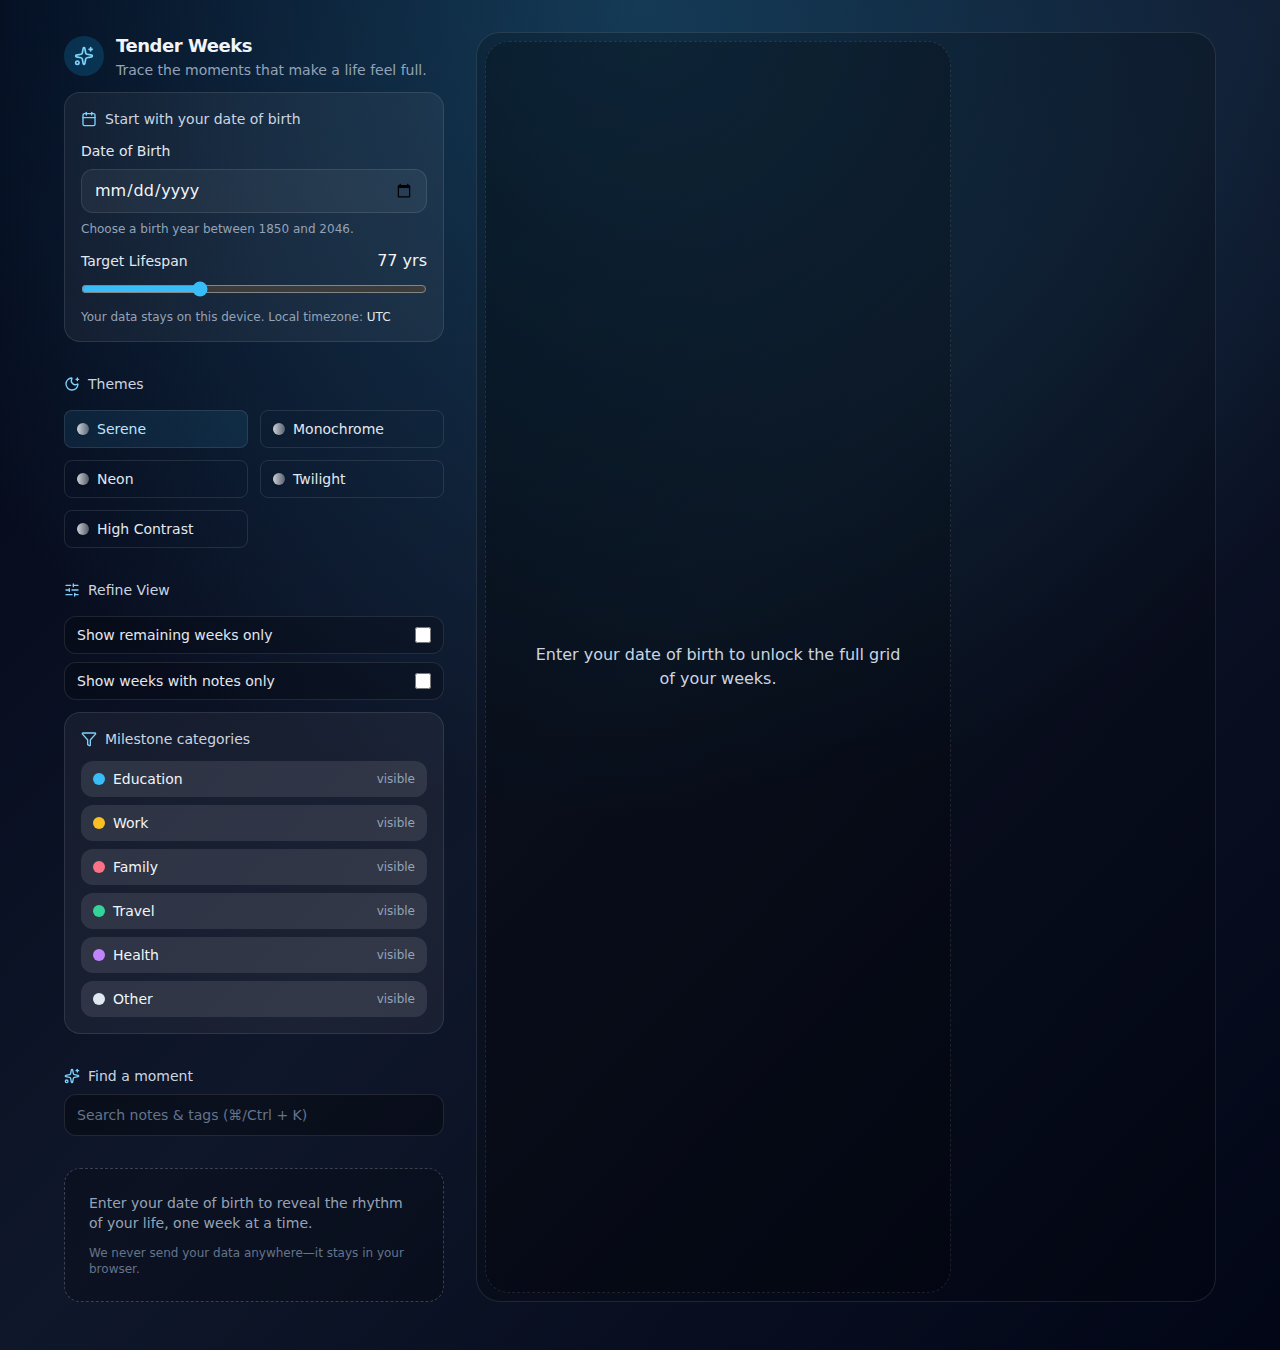
<file: index.html>
<!doctype html>
<html lang="en">
  <head>
    <meta charset="UTF-8" />
    <meta http-equiv="X-UA-Compatible" content="IE=edge" />
    <meta
      name="viewport"
      content="width=device-width, initial-scale=1, viewport-fit=cover"
    />
    <title>Tender Weeks — A Life in Moments</title>
    <meta
      name="description"
      content="Tender Weeks turns your lifespan into a tactile grid of 4,000+ weeks. Reflect, plan milestones, jot private notes, and export mindful snapshots of your life."
    />
    <meta
      name="keywords"
      content="life calendar, 4000 weeks, mindfulness, time management, milestone planner, gratitude journal, life tracker"
    />
    <meta name="author" content="Tender Weeks" />
    <meta name="robots" content="index,follow" />
    <meta name="theme-color" content="#0f172a" />
    <meta name="color-scheme" content="dark light" />
    <meta name="format-detection" content="telephone=no" />

    <link rel="icon" type="image/png" sizes="32x32" href="./icons/icon-192.png" />
    <link rel="icon" type="image/png" sizes="192x192" href="./icons/icon-192.png" />
    <link rel="icon" type="image/png" sizes="512x512" href="./icons/icon-512.png" />
    <link rel="apple-touch-icon" sizes="180x180" href="./icons/icon-192.png" />
    <link rel="manifest" href="./manifest.webmanifest" />
    <link rel="canonical" href="https://qi-z.github.io/4000-weeks/" />

    <meta property="og:type" content="website" />
    <meta property="og:url" content="https://qi-z.github.io/4000-weeks/" />
    <meta
      property="og:title"
      content="Tender Weeks — A Life in Moments"
    />
    <meta
      property="og:description"
      content="Visualise every week of your life, celebrate milestones, and capture reflections that stay entirely on your device."
    />
    <meta property="og:site_name" content="Tender Weeks" />
    <meta property="og:locale" content="en_US" />
    <meta
      property="og:image"
      content="https://qi-z.github.io/4000-weeks/icons/icon-512.png"
    />
    <meta property="og:image:width" content="512" />
    <meta property="og:image:height" content="512" />
    <meta
      property="og:image:alt"
      content="Tender Weeks life calendar icon"
    />
    <meta property="og:image:type" content="image/png" />

    <meta name="twitter:card" content="summary_large_image" />
    <meta name="twitter:site" content="@TenderWeeks" />
    <meta name="twitter:creator" content="@TenderWeeks" />
    <meta
      name="twitter:title"
      content="Tender Weeks — A Life in Moments"
    />
    <meta
      name="twitter:description"
      content="A tactile, private life calendar that brings your 4,000 weeks into focus."
    />
    <meta
      name="twitter:image"
      content="https://qi-z.github.io/4000-weeks/icons/icon-512.png"
    />

    <script type="application/ld+json">
      {
        "@context": "https://schema.org",
        "@type": "SoftwareApplication",
        "name": "Tender Weeks",
        "applicationCategory": "LifestyleApplication",
        "operatingSystem": "Web",
        "url": "https://qi-z.github.io/4000-weeks/",
        "description": "Transform your lifespan into a tactile calendar of weeks, add private notes, plot milestones, and export keepsake summaries.",
        "image": "https://qi-z.github.io/4000-weeks/og-image.png",
        "author": {
          "@type": "Organization",
          "name": "Tender Weeks"
        },
        "inLanguage": "en",
        "offers": {
          "@type": "Offer",
          "price": "0",
          "priceCurrency": "USD"
        }
      }
    </script>
    <script type="module" crossorigin src="./assets/index-CUFIWb0P.js"></script>
    <link rel="stylesheet" crossorigin href="./assets/index-vNUiIExI.css">
  <link rel="manifest" href="./manifest.webmanifest"></head>
  <body>
    <div id="root"></div>
  </body>
</html>
</file>
<file: assets/index-vNUiIExI.css>
*,:before,:after{--tw-border-spacing-x: 0;--tw-border-spacing-y: 0;--tw-translate-x: 0;--tw-translate-y: 0;--tw-rotate: 0;--tw-skew-x: 0;--tw-skew-y: 0;--tw-scale-x: 1;--tw-scale-y: 1;--tw-pan-x: ;--tw-pan-y: ;--tw-pinch-zoom: ;--tw-scroll-snap-strictness: proximity;--tw-gradient-from-position: ;--tw-gradient-via-position: ;--tw-gradient-to-position: ;--tw-ordinal: ;--tw-slashed-zero: ;--tw-numeric-figure: ;--tw-numeric-spacing: ;--tw-numeric-fraction: ;--tw-ring-inset: ;--tw-ring-offset-width: 0px;--tw-ring-offset-color: #fff;--tw-ring-color: rgb(59 130 246 / .5);--tw-ring-offset-shadow: 0 0 #0000;--tw-ring-shadow: 0 0 #0000;--tw-shadow: 0 0 #0000;--tw-shadow-colored: 0 0 #0000;--tw-blur: ;--tw-brightness: ;--tw-contrast: ;--tw-grayscale: ;--tw-hue-rotate: ;--tw-invert: ;--tw-saturate: ;--tw-sepia: ;--tw-drop-shadow: ;--tw-backdrop-blur: ;--tw-backdrop-brightness: ;--tw-backdrop-contrast: ;--tw-backdrop-grayscale: ;--tw-backdrop-hue-rotate: ;--tw-backdrop-invert: ;--tw-backdrop-opacity: ;--tw-backdrop-saturate: ;--tw-backdrop-sepia: ;--tw-contain-size: ;--tw-contain-layout: ;--tw-contain-paint: ;--tw-contain-style: }::backdrop{--tw-border-spacing-x: 0;--tw-border-spacing-y: 0;--tw-translate-x: 0;--tw-translate-y: 0;--tw-rotate: 0;--tw-skew-x: 0;--tw-skew-y: 0;--tw-scale-x: 1;--tw-scale-y: 1;--tw-pan-x: ;--tw-pan-y: ;--tw-pinch-zoom: ;--tw-scroll-snap-strictness: proximity;--tw-gradient-from-position: ;--tw-gradient-via-position: ;--tw-gradient-to-position: ;--tw-ordinal: ;--tw-slashed-zero: ;--tw-numeric-figure: ;--tw-numeric-spacing: ;--tw-numeric-fraction: ;--tw-ring-inset: ;--tw-ring-offset-width: 0px;--tw-ring-offset-color: #fff;--tw-ring-color: rgb(59 130 246 / .5);--tw-ring-offset-shadow: 0 0 #0000;--tw-ring-shadow: 0 0 #0000;--tw-shadow: 0 0 #0000;--tw-shadow-colored: 0 0 #0000;--tw-blur: ;--tw-brightness: ;--tw-contrast: ;--tw-grayscale: ;--tw-hue-rotate: ;--tw-invert: ;--tw-saturate: ;--tw-sepia: ;--tw-drop-shadow: ;--tw-backdrop-blur: ;--tw-backdrop-brightness: ;--tw-backdrop-contrast: ;--tw-backdrop-grayscale: ;--tw-backdrop-hue-rotate: ;--tw-backdrop-invert: ;--tw-backdrop-opacity: ;--tw-backdrop-saturate: ;--tw-backdrop-sepia: ;--tw-contain-size: ;--tw-contain-layout: ;--tw-contain-paint: ;--tw-contain-style: }*,:before,:after{box-sizing:border-box;border-width:0;border-style:solid;border-color:#e5e7eb}:before,:after{--tw-content: ""}html,:host{line-height:1.5;-webkit-text-size-adjust:100%;-moz-tab-size:4;-o-tab-size:4;tab-size:4;font-family:Inter Variable,system-ui,sans-serif;font-feature-settings:normal;font-variation-settings:normal;-webkit-tap-highlight-color:transparent}body{margin:0;line-height:inherit}hr{height:0;color:inherit;border-top-width:1px}abbr:where([title]){-webkit-text-decoration:underline dotted;text-decoration:underline dotted}h1,h2,h3,h4,h5,h6{font-size:inherit;font-weight:inherit}a{color:inherit;text-decoration:inherit}b,strong{font-weight:bolder}code,kbd,samp,pre{font-family:IBM Plex Mono,monospace;font-feature-settings:normal;font-variation-settings:normal;font-size:1em}small{font-size:80%}sub,sup{font-size:75%;line-height:0;position:relative;vertical-align:baseline}sub{bottom:-.25em}sup{top:-.5em}table{text-indent:0;border-color:inherit;border-collapse:collapse}button,input,optgroup,select,textarea{font-family:inherit;font-feature-settings:inherit;font-variation-settings:inherit;font-size:100%;font-weight:inherit;line-height:inherit;letter-spacing:inherit;color:inherit;margin:0;padding:0}button,select{text-transform:none}button,input:where([type=button]),input:where([type=reset]),input:where([type=submit]){-webkit-appearance:button;background-color:transparent;background-image:none}:-moz-focusring{outline:auto}:-moz-ui-invalid{box-shadow:none}progress{vertical-align:baseline}::-webkit-inner-spin-button,::-webkit-outer-spin-button{height:auto}[type=search]{-webkit-appearance:textfield;outline-offset:-2px}::-webkit-search-decoration{-webkit-appearance:none}::-webkit-file-upload-button{-webkit-appearance:button;font:inherit}summary{display:list-item}blockquote,dl,dd,h1,h2,h3,h4,h5,h6,hr,figure,p,pre{margin:0}fieldset{margin:0;padding:0}legend{padding:0}ol,ul,menu{list-style:none;margin:0;padding:0}dialog{padding:0}textarea{resize:vertical}input::-moz-placeholder,textarea::-moz-placeholder{opacity:1;color:#9ca3af}input::placeholder,textarea::placeholder{opacity:1;color:#9ca3af}button,[role=button]{cursor:pointer}:disabled{cursor:default}img,svg,video,canvas,audio,iframe,embed,object{display:block;vertical-align:middle}img,video{max-width:100%;height:auto}[hidden]{display:none}.pointer-events-none{pointer-events:none}.visible{visibility:visible}.fixed{position:fixed}.absolute{position:absolute}.relative{position:relative}.inset-0{inset:0}.inset-1{inset:.25rem}.bottom-0{bottom:0}.bottom-\[2px\]{bottom:2px}.left-1\/2{left:50%}.left-\[2px\]{left:2px}.right-0{right:0}.right-\[2px\]{right:2px}.top-\[2px\]{top:2px}.z-10{z-index:10}.z-20{z-index:20}.z-40{z-index:40}.z-50{z-index:50}.z-\[1100\]{z-index:1100}.mx-auto{margin-left:auto;margin-right:auto}.mb-2{margin-bottom:.5rem}.mt-1{margin-top:.25rem}.mt-2{margin-top:.5rem}.mt-3{margin-top:.75rem}.mt-4{margin-top:1rem}.mt-6{margin-top:1.5rem}.mt-8{margin-top:2rem}.block{display:block}.flex{display:flex}.inline-flex{display:inline-flex}.grid{display:grid}.hidden{display:none}.h-10{height:2.5rem}.h-3{height:.75rem}.h-4{height:1rem}.h-5{height:1.25rem}.h-8{height:2rem}.h-\[16px\]{height:16px}.h-\[6px\]{height:6px}.h-full{height:100%}.max-h-\[60vh\]{max-height:60vh}.min-h-screen{min-height:100vh}.w-10{width:2.5rem}.w-3{width:.75rem}.w-4{width:1rem}.w-40{width:10rem}.w-48{width:12rem}.w-5{width:1.25rem}.w-8{width:2rem}.w-\[16px\]{width:16px}.w-\[6px\]{width:6px}.w-full{width:100%}.min-w-\[960px\]{min-width:960px}.max-w-2xl{max-width:42rem}.max-w-\[1200px\]{max-width:1200px}.max-w-\[1600px\]{max-width:1600px}.max-w-\[580px\]{max-width:580px}.max-w-sm{max-width:24rem}.flex-1{flex:1 1 0%}.flex-shrink-0{flex-shrink:0}.-translate-x-1\/2{--tw-translate-x: -50%;transform:translate(var(--tw-translate-x),var(--tw-translate-y)) rotate(var(--tw-rotate)) skew(var(--tw-skew-x)) skewY(var(--tw-skew-y)) scaleX(var(--tw-scale-x)) scaleY(var(--tw-scale-y))}.-translate-y-3{--tw-translate-y: -.75rem;transform:translate(var(--tw-translate-x),var(--tw-translate-y)) rotate(var(--tw-rotate)) skew(var(--tw-skew-x)) skewY(var(--tw-skew-y)) scaleX(var(--tw-scale-x)) scaleY(var(--tw-scale-y))}@keyframes pulse{50%{opacity:.5}}.animate-\[pulse_2\.5s_ease-in-out_infinite\]{animation:pulse 2.5s ease-in-out infinite}.cursor-not-allowed{cursor:not-allowed}.resize{resize:both}.grid-cols-1{grid-template-columns:repeat(1,minmax(0,1fr))}.grid-cols-2{grid-template-columns:repeat(2,minmax(0,1fr))}.grid-cols-3{grid-template-columns:repeat(3,minmax(0,1fr))}.flex-col{flex-direction:column}.flex-wrap{flex-wrap:wrap}.items-start{align-items:flex-start}.items-end{align-items:flex-end}.items-center{align-items:center}.items-baseline{align-items:baseline}.justify-end{justify-content:flex-end}.justify-center{justify-content:center}.justify-between{justify-content:space-between}.gap-1{gap:.25rem}.gap-1\.5{gap:.375rem}.gap-2{gap:.5rem}.gap-3{gap:.75rem}.gap-4{gap:1rem}.gap-8{gap:2rem}.gap-\[3px\]{gap:3px}.gap-\[4px\]{gap:4px}.space-y-2>:not([hidden])~:not([hidden]){--tw-space-y-reverse: 0;margin-top:calc(.5rem * calc(1 - var(--tw-space-y-reverse)));margin-bottom:calc(.5rem * var(--tw-space-y-reverse))}.space-y-3>:not([hidden])~:not([hidden]){--tw-space-y-reverse: 0;margin-top:calc(.75rem * calc(1 - var(--tw-space-y-reverse)));margin-bottom:calc(.75rem * var(--tw-space-y-reverse))}.space-y-4>:not([hidden])~:not([hidden]){--tw-space-y-reverse: 0;margin-top:calc(1rem * calc(1 - var(--tw-space-y-reverse)));margin-bottom:calc(1rem * var(--tw-space-y-reverse))}.space-y-6>:not([hidden])~:not([hidden]){--tw-space-y-reverse: 0;margin-top:calc(1.5rem * calc(1 - var(--tw-space-y-reverse)));margin-bottom:calc(1.5rem * var(--tw-space-y-reverse))}.space-y-8>:not([hidden])~:not([hidden]){--tw-space-y-reverse: 0;margin-top:calc(2rem * calc(1 - var(--tw-space-y-reverse)));margin-bottom:calc(2rem * var(--tw-space-y-reverse))}.divide-y>:not([hidden])~:not([hidden]){--tw-divide-y-reverse: 0;border-top-width:calc(1px * calc(1 - var(--tw-divide-y-reverse)));border-bottom-width:calc(1px * var(--tw-divide-y-reverse))}.divide-white\/5>:not([hidden])~:not([hidden]){border-color:#ffffff0d}.overflow-auto{overflow:auto}.overflow-hidden{overflow:hidden}.overflow-y-auto{overflow-y:auto}.rounded-2xl{border-radius:1rem}.rounded-3xl{border-radius:1.5rem}.rounded-\[0\.35rem\]{border-radius:.35rem}.rounded-full{border-radius:9999px}.rounded-lg{border-radius:.5rem}.rounded-md{border-radius:.375rem}.rounded-xl{border-radius:.75rem}.border{border-width:1px}.border-2{border-width:2px}.border-b{border-bottom-width:1px}.border-dashed{border-style:dashed}.border-emerald-400\/70{border-color:#34d399b3}.border-fuchsia-400\/70{border-color:#e879f9b3}.border-neutral-300\/70{border-color:#d4d4d4b3}.border-sky-400{--tw-border-opacity: 1;border-color:rgb(56 189 248 / var(--tw-border-opacity))}.border-slate-400\/70{border-color:#94a3b8b3}.border-white{--tw-border-opacity: 1;border-color:rgb(255 255 255 / var(--tw-border-opacity))}.border-white\/10{border-color:#ffffff1a}.border-white\/20{border-color:#fff3}.border-white\/5{border-color:#ffffff0d}.bg-\[\#22123f\]\/70{background-color:#22123fb3}.bg-amber-400{--tw-bg-opacity: 1;background-color:rgb(251 191 36 / var(--tw-bg-opacity))}.bg-black{--tw-bg-opacity: 1;background-color:rgb(0 0 0 / var(--tw-bg-opacity))}.bg-black\/20{background-color:#0003}.bg-black\/30{background-color:#0000004d}.bg-black\/50{background-color:#00000080}.bg-black\/60{background-color:#0009}.bg-black\/80{background-color:#000c}.bg-black\/90{background-color:#000000e6}.bg-emerald-400{--tw-bg-opacity: 1;background-color:rgb(52 211 153 / var(--tw-bg-opacity))}.bg-emerald-400\/15{background-color:#34d39926}.bg-emerald-400\/90{background-color:#34d399e6}.bg-fuchsia-300{--tw-bg-opacity: 1;background-color:rgb(240 171 252 / var(--tw-bg-opacity))}.bg-fuchsia-400{--tw-bg-opacity: 1;background-color:rgb(232 121 249 / var(--tw-bg-opacity))}.bg-fuchsia-400\/15{background-color:#e879f926}.bg-neutral-200{--tw-bg-opacity: 1;background-color:rgb(229 229 229 / var(--tw-bg-opacity))}.bg-neutral-200\/20{background-color:#e5e5e533}.bg-neutral-500\/70{background-color:#737373b3}.bg-neutral-950{--tw-bg-opacity: 1;background-color:rgb(10 10 10 / var(--tw-bg-opacity))}.bg-purple-400{--tw-bg-opacity: 1;background-color:rgb(192 132 252 / var(--tw-bg-opacity))}.bg-purple-500\/70{background-color:#a855f7b3}.bg-rose-400{--tw-bg-opacity: 1;background-color:rgb(251 113 133 / var(--tw-bg-opacity))}.bg-sky-300{--tw-bg-opacity: 1;background-color:rgb(125 211 252 / var(--tw-bg-opacity))}.bg-sky-400{--tw-bg-opacity: 1;background-color:rgb(56 189 248 / var(--tw-bg-opacity))}.bg-sky-400\/10{background-color:#38bdf81a}.bg-sky-500{--tw-bg-opacity: 1;background-color:rgb(14 165 233 / var(--tw-bg-opacity))}.bg-sky-500\/20{background-color:#0ea5e933}.bg-slate-200{--tw-bg-opacity: 1;background-color:rgb(226 232 240 / var(--tw-bg-opacity))}.bg-slate-500\/20{background-color:#64748b33}.bg-slate-500\/60{background-color:#64748b99}.bg-slate-600\/80{background-color:#475569cc}.bg-slate-900{--tw-bg-opacity: 1;background-color:rgb(15 23 42 / var(--tw-bg-opacity))}.bg-slate-900\/70{background-color:#0f172ab3}.bg-slate-950{--tw-bg-opacity: 1;background-color:rgb(2 6 23 / var(--tw-bg-opacity))}.bg-slate-950\/95{background-color:#020617f2}.bg-transparent{background-color:transparent}.bg-white{--tw-bg-opacity: 1;background-color:rgb(255 255 255 / var(--tw-bg-opacity))}.bg-white\/10{background-color:#ffffff1a}.bg-white\/15{background-color:#ffffff26}.bg-white\/20{background-color:#fff3}.bg-white\/5{background-color:#ffffff0d}.bg-white\/80{background-color:#fffc}.bg-yellow-300{--tw-bg-opacity: 1;background-color:rgb(253 224 71 / var(--tw-bg-opacity))}.bg-\[radial-gradient\(circle_at_top\,_rgba\(56\,189\,248\,0\.25\)\,_transparent_55\%\)\]{background-image:radial-gradient(circle at top,rgba(56,189,248,.25),transparent 55%)}.bg-gradient-to-br{background-image:linear-gradient(to bottom right,var(--tw-gradient-stops))}.bg-gradient-to-r{background-image:linear-gradient(to right,var(--tw-gradient-stops))}.from-\[\#1a1038\]{--tw-gradient-from: #1a1038 var(--tw-gradient-from-position);--tw-gradient-to: rgb(26 16 56 / 0) var(--tw-gradient-to-position);--tw-gradient-stops: var(--tw-gradient-from), var(--tw-gradient-to)}.from-amber-400\/80{--tw-gradient-from: rgb(251 191 36 / .8) var(--tw-gradient-from-position);--tw-gradient-to: rgb(251 191 36 / 0) var(--tw-gradient-to-position);--tw-gradient-stops: var(--tw-gradient-from), var(--tw-gradient-to)}.from-black{--tw-gradient-from: #000 var(--tw-gradient-from-position);--tw-gradient-to: rgb(0 0 0 / 0) var(--tw-gradient-to-position);--tw-gradient-stops: var(--tw-gradient-from), var(--tw-gradient-to)}.from-emerald-400\/80{--tw-gradient-from: rgb(52 211 153 / .8) var(--tw-gradient-from-position);--tw-gradient-to: rgb(52 211 153 / 0) var(--tw-gradient-to-position);--tw-gradient-stops: var(--tw-gradient-from), var(--tw-gradient-to)}.from-neutral-950{--tw-gradient-from: #0a0a0a var(--tw-gradient-from-position);--tw-gradient-to: rgb(10 10 10 / 0) var(--tw-gradient-to-position);--tw-gradient-stops: var(--tw-gradient-from), var(--tw-gradient-to)}.from-purple-400\/80{--tw-gradient-from: rgb(192 132 252 / .8) var(--tw-gradient-from-position);--tw-gradient-to: rgb(192 132 252 / 0) var(--tw-gradient-to-position);--tw-gradient-stops: var(--tw-gradient-from), var(--tw-gradient-to)}.from-rose-400\/80{--tw-gradient-from: rgb(251 113 133 / .8) var(--tw-gradient-from-position);--tw-gradient-to: rgb(251 113 133 / 0) var(--tw-gradient-to-position);--tw-gradient-stops: var(--tw-gradient-from), var(--tw-gradient-to)}.from-sky-400\/80{--tw-gradient-from: rgb(56 189 248 / .8) var(--tw-gradient-from-position);--tw-gradient-to: rgb(56 189 248 / 0) var(--tw-gradient-to-position);--tw-gradient-stops: var(--tw-gradient-from), var(--tw-gradient-to)}.from-slate-200\/80{--tw-gradient-from: rgb(226 232 240 / .8) var(--tw-gradient-from-position);--tw-gradient-to: rgb(226 232 240 / 0) var(--tw-gradient-to-position);--tw-gradient-stops: var(--tw-gradient-from), var(--tw-gradient-to)}.from-slate-950{--tw-gradient-from: #020617 var(--tw-gradient-from-position);--tw-gradient-to: rgb(2 6 23 / 0) var(--tw-gradient-to-position);--tw-gradient-stops: var(--tw-gradient-from), var(--tw-gradient-to)}.from-white\/80{--tw-gradient-from: rgb(255 255 255 / .8) var(--tw-gradient-from-position);--tw-gradient-to: rgb(255 255 255 / 0) var(--tw-gradient-to-position);--tw-gradient-stops: var(--tw-gradient-from), var(--tw-gradient-to)}.via-\[\#0f0824\]{--tw-gradient-to: rgb(15 8 36 / 0) var(--tw-gradient-to-position);--tw-gradient-stops: var(--tw-gradient-from), #0f0824 var(--tw-gradient-via-position), var(--tw-gradient-to)}.via-neutral-900{--tw-gradient-to: rgb(23 23 23 / 0) var(--tw-gradient-to-position);--tw-gradient-stops: var(--tw-gradient-from), #171717 var(--tw-gradient-via-position), var(--tw-gradient-to)}.via-slate-900{--tw-gradient-to: rgb(15 23 42 / 0) var(--tw-gradient-to-position);--tw-gradient-stops: var(--tw-gradient-from), #0f172a var(--tw-gradient-via-position), var(--tw-gradient-to)}.to-\[\#030112\]{--tw-gradient-to: #030112 var(--tw-gradient-to-position)}.to-black{--tw-gradient-to: #000 var(--tw-gradient-to-position)}.to-blue-600\/80{--tw-gradient-to: rgb(37 99 235 / .8) var(--tw-gradient-to-position)}.to-indigo-600\/80{--tw-gradient-to: rgb(79 70 229 / .8) var(--tw-gradient-to-position)}.to-neutral-950{--tw-gradient-to: #0a0a0a var(--tw-gradient-to-position)}.to-orange-600\/80{--tw-gradient-to: rgb(234 88 12 / .8) var(--tw-gradient-to-position)}.to-pink-600\/80{--tw-gradient-to: rgb(219 39 119 / .8) var(--tw-gradient-to-position)}.to-slate-400\/80{--tw-gradient-to: rgb(148 163 184 / .8) var(--tw-gradient-to-position)}.to-slate-950{--tw-gradient-to: #020617 var(--tw-gradient-to-position)}.to-teal-600\/80{--tw-gradient-to: rgb(13 148 136 / .8) var(--tw-gradient-to-position)}.to-white\/30{--tw-gradient-to: rgb(255 255 255 / .3) var(--tw-gradient-to-position)}.p-1{padding:.25rem}.p-10{padding:2.5rem}.p-2{padding:.5rem}.p-4{padding:1rem}.p-6{padding:1.5rem}.p-8{padding:2rem}.px-1{padding-left:.25rem;padding-right:.25rem}.px-2{padding-left:.5rem;padding-right:.5rem}.px-3{padding-left:.75rem;padding-right:.75rem}.px-4{padding-left:1rem;padding-right:1rem}.px-5{padding-left:1.25rem;padding-right:1.25rem}.px-6{padding-left:1.5rem;padding-right:1.5rem}.py-2{padding-top:.5rem;padding-bottom:.5rem}.py-3{padding-top:.75rem;padding-bottom:.75rem}.py-4{padding-top:1rem;padding-bottom:1rem}.py-8{padding-top:2rem;padding-bottom:2rem}.pb-12{padding-bottom:3rem}.pb-2{padding-bottom:.5rem}.pb-28{padding-bottom:7rem}.pb-6{padding-bottom:1.5rem}.pb-8{padding-bottom:2rem}.pr-1{padding-right:.25rem}.pt-16{padding-top:4rem}.pt-20{padding-top:5rem}.pt-4{padding-top:1rem}.pt-6{padding-top:1.5rem}.pt-8{padding-top:2rem}.text-left{text-align:left}.text-center{text-align:center}.text-right{text-align:right}.text-2xl{font-size:1.5rem;line-height:2rem}.text-3xl{font-size:1.875rem;line-height:2.25rem}.text-\[10px\]{font-size:10px}.text-\[11px\]{font-size:11px}.text-base{font-size:1rem;line-height:1.5rem}.text-lg{font-size:1.125rem;line-height:1.75rem}.text-sm{font-size:.875rem;line-height:1.25rem}.text-xl{font-size:1.25rem;line-height:1.75rem}.text-xs{font-size:.75rem;line-height:1rem}.font-medium{font-weight:500}.font-semibold{font-weight:600}.uppercase{text-transform:uppercase}.tracking-\[0\.35em\]{letter-spacing:.35em}.tracking-tight{letter-spacing:-.025em}.tracking-widest{letter-spacing:.1em}.text-black{--tw-text-opacity: 1;color:rgb(0 0 0 / var(--tw-text-opacity))}.text-emerald-200{--tw-text-opacity: 1;color:rgb(167 243 208 / var(--tw-text-opacity))}.text-emerald-400{--tw-text-opacity: 1;color:rgb(52 211 153 / var(--tw-text-opacity))}.text-fuchsia-300{--tw-text-opacity: 1;color:rgb(240 171 252 / var(--tw-text-opacity))}.text-neutral-50{--tw-text-opacity: 1;color:rgb(250 250 250 / var(--tw-text-opacity))}.text-rose-300{--tw-text-opacity: 1;color:rgb(253 164 175 / var(--tw-text-opacity))}.text-sky-200{--tw-text-opacity: 1;color:rgb(186 230 253 / var(--tw-text-opacity))}.text-sky-300{--tw-text-opacity: 1;color:rgb(125 211 252 / var(--tw-text-opacity))}.text-slate-100{--tw-text-opacity: 1;color:rgb(241 245 249 / var(--tw-text-opacity))}.text-slate-200{--tw-text-opacity: 1;color:rgb(226 232 240 / var(--tw-text-opacity))}.text-slate-300{--tw-text-opacity: 1;color:rgb(203 213 225 / var(--tw-text-opacity))}.text-slate-400{--tw-text-opacity: 1;color:rgb(148 163 184 / var(--tw-text-opacity))}.text-slate-500{--tw-text-opacity: 1;color:rgb(100 116 139 / var(--tw-text-opacity))}.text-slate-950{--tw-text-opacity: 1;color:rgb(2 6 23 / var(--tw-text-opacity))}.text-violet-50{--tw-text-opacity: 1;color:rgb(245 243 255 / var(--tw-text-opacity))}.text-white{--tw-text-opacity: 1;color:rgb(255 255 255 / var(--tw-text-opacity))}.text-yellow-300{--tw-text-opacity: 1;color:rgb(253 224 71 / var(--tw-text-opacity))}.accent-sky-400{accent-color:#38bdf8}.opacity-0{opacity:0}.opacity-20{opacity:.2}.opacity-30{opacity:.3}.opacity-50{opacity:.5}.shadow{--tw-shadow: 0 1px 3px 0 rgb(0 0 0 / .1), 0 1px 2px -1px rgb(0 0 0 / .1);--tw-shadow-colored: 0 1px 3px 0 var(--tw-shadow-color), 0 1px 2px -1px var(--tw-shadow-color);box-shadow:var(--tw-ring-offset-shadow, 0 0 #0000),var(--tw-ring-shadow, 0 0 #0000),var(--tw-shadow)}.shadow-\[0_0_10px_rgba\(125\,211\,252\,0\.8\)\]{--tw-shadow: 0 0 10px rgba(125,211,252,.8);--tw-shadow-colored: 0 0 10px var(--tw-shadow-color);box-shadow:var(--tw-ring-offset-shadow, 0 0 #0000),var(--tw-ring-shadow, 0 0 #0000),var(--tw-shadow)}.shadow-\[0_0_20px_rgba\(34\,197\,94\,0\.75\)\]{--tw-shadow: 0 0 20px rgba(34,197,94,.75);--tw-shadow-colored: 0 0 20px var(--tw-shadow-color);box-shadow:var(--tw-ring-offset-shadow, 0 0 #0000),var(--tw-ring-shadow, 0 0 #0000),var(--tw-shadow)}.shadow-\[0_0_24px_rgba\(232\,121\,249\,0\.75\)\]{--tw-shadow: 0 0 24px rgba(232,121,249,.75);--tw-shadow-colored: 0 0 24px var(--tw-shadow-color);box-shadow:var(--tw-ring-offset-shadow, 0 0 #0000),var(--tw-ring-shadow, 0 0 #0000),var(--tw-shadow)}.shadow-\[0_0_6px_rgba\(74\,222\,128\,0\.8\)\]{--tw-shadow: 0 0 6px rgba(74,222,128,.8);--tw-shadow-colored: 0 0 6px var(--tw-shadow-color);box-shadow:var(--tw-ring-offset-shadow, 0 0 #0000),var(--tw-ring-shadow, 0 0 #0000),var(--tw-shadow)}.shadow-\[0_10px_40px_rgba\(15\,23\,42\,0\.25\)\]{--tw-shadow: 0 10px 40px rgba(15,23,42,.25);--tw-shadow-colored: 0 10px 40px var(--tw-shadow-color);box-shadow:var(--tw-ring-offset-shadow, 0 0 #0000),var(--tw-ring-shadow, 0 0 #0000),var(--tw-shadow)}.shadow-\[0_20px_40px_rgba\(15\,23\,42\,0\.45\)\]{--tw-shadow: 0 20px 40px rgba(15,23,42,.45);--tw-shadow-colored: 0 20px 40px var(--tw-shadow-color);box-shadow:var(--tw-ring-offset-shadow, 0 0 #0000),var(--tw-ring-shadow, 0 0 #0000),var(--tw-shadow)}.shadow-\[0_20px_80px_rgba\(15\,23\,42\,0\.5\)\]{--tw-shadow: 0 20px 80px rgba(15,23,42,.5);--tw-shadow-colored: 0 20px 80px var(--tw-shadow-color);box-shadow:var(--tw-ring-offset-shadow, 0 0 #0000),var(--tw-ring-shadow, 0 0 #0000),var(--tw-shadow)}.shadow-\[0_20px_80px_rgba\(15\,23\,42\,0\.6\)\]{--tw-shadow: 0 20px 80px rgba(15,23,42,.6);--tw-shadow-colored: 0 20px 80px var(--tw-shadow-color);box-shadow:var(--tw-ring-offset-shadow, 0 0 #0000),var(--tw-ring-shadow, 0 0 #0000),var(--tw-shadow)}.shadow-glow{--tw-shadow: 0 0 12px rgba(255, 255, 255, .6);--tw-shadow-colored: 0 0 12px var(--tw-shadow-color);box-shadow:var(--tw-ring-offset-shadow, 0 0 #0000),var(--tw-ring-shadow, 0 0 #0000),var(--tw-shadow)}.shadow-lg{--tw-shadow: 0 10px 15px -3px rgb(0 0 0 / .1), 0 4px 6px -4px rgb(0 0 0 / .1);--tw-shadow-colored: 0 10px 15px -3px var(--tw-shadow-color), 0 4px 6px -4px var(--tw-shadow-color);box-shadow:var(--tw-ring-offset-shadow, 0 0 #0000),var(--tw-ring-shadow, 0 0 #0000),var(--tw-shadow)}.shadow-xl{--tw-shadow: 0 20px 25px -5px rgb(0 0 0 / .1), 0 8px 10px -6px rgb(0 0 0 / .1);--tw-shadow-colored: 0 20px 25px -5px var(--tw-shadow-color), 0 8px 10px -6px var(--tw-shadow-color);box-shadow:var(--tw-ring-offset-shadow, 0 0 #0000),var(--tw-ring-shadow, 0 0 #0000),var(--tw-shadow)}.outline-none{outline:2px solid transparent;outline-offset:2px}.outline{outline-style:solid}.outline-2{outline-width:2px}.outline-sky-300{outline-color:#7dd3fc}.ring-1{--tw-ring-offset-shadow: var(--tw-ring-inset) 0 0 0 var(--tw-ring-offset-width) var(--tw-ring-offset-color);--tw-ring-shadow: var(--tw-ring-inset) 0 0 0 calc(1px + var(--tw-ring-offset-width)) var(--tw-ring-color);box-shadow:var(--tw-ring-offset-shadow),var(--tw-ring-shadow),var(--tw-shadow, 0 0 #0000)}.ring-2{--tw-ring-offset-shadow: var(--tw-ring-inset) 0 0 0 var(--tw-ring-offset-width) var(--tw-ring-offset-color);--tw-ring-shadow: var(--tw-ring-inset) 0 0 0 calc(2px + var(--tw-ring-offset-width)) var(--tw-ring-color);box-shadow:var(--tw-ring-offset-shadow),var(--tw-ring-shadow),var(--tw-shadow, 0 0 #0000)}.ring-sky-400{--tw-ring-opacity: 1;--tw-ring-color: rgb(56 189 248 / var(--tw-ring-opacity))}.ring-sky-400\/30{--tw-ring-color: rgb(56 189 248 / .3)}.ring-offset-2{--tw-ring-offset-width: 2px}.ring-offset-slate-950{--tw-ring-offset-color: #020617}.filter{filter:var(--tw-blur) var(--tw-brightness) var(--tw-contrast) var(--tw-grayscale) var(--tw-hue-rotate) var(--tw-invert) var(--tw-saturate) var(--tw-sepia) var(--tw-drop-shadow)}.backdrop-blur{--tw-backdrop-blur: blur(8px);-webkit-backdrop-filter:var(--tw-backdrop-blur) var(--tw-backdrop-brightness) var(--tw-backdrop-contrast) var(--tw-backdrop-grayscale) var(--tw-backdrop-hue-rotate) var(--tw-backdrop-invert) var(--tw-backdrop-opacity) var(--tw-backdrop-saturate) var(--tw-backdrop-sepia);backdrop-filter:var(--tw-backdrop-blur) var(--tw-backdrop-brightness) var(--tw-backdrop-contrast) var(--tw-backdrop-grayscale) var(--tw-backdrop-hue-rotate) var(--tw-backdrop-invert) var(--tw-backdrop-opacity) var(--tw-backdrop-saturate) var(--tw-backdrop-sepia)}.backdrop-blur-sm{--tw-backdrop-blur: blur(4px);-webkit-backdrop-filter:var(--tw-backdrop-blur) var(--tw-backdrop-brightness) var(--tw-backdrop-contrast) var(--tw-backdrop-grayscale) var(--tw-backdrop-hue-rotate) var(--tw-backdrop-invert) var(--tw-backdrop-opacity) var(--tw-backdrop-saturate) var(--tw-backdrop-sepia);backdrop-filter:var(--tw-backdrop-blur) var(--tw-backdrop-brightness) var(--tw-backdrop-contrast) var(--tw-backdrop-grayscale) var(--tw-backdrop-hue-rotate) var(--tw-backdrop-invert) var(--tw-backdrop-opacity) var(--tw-backdrop-saturate) var(--tw-backdrop-sepia)}.transition{transition-property:color,background-color,border-color,text-decoration-color,fill,stroke,opacity,box-shadow,transform,filter,backdrop-filter;transition-timing-function:cubic-bezier(.4,0,.2,1);transition-duration:.15s}:root{color-scheme:light;font-feature-settings:"tnum","lnum"}body{min-height:100vh;--tw-bg-opacity: 1;background-color:rgb(2 6 23 / var(--tw-bg-opacity));font-family:Inter Variable,system-ui,sans-serif;--tw-text-opacity: 1;color:rgb(241 245 249 / var(--tw-text-opacity));-webkit-font-smoothing:antialiased;-moz-osx-font-smoothing:grayscale}.glass-elevated{border-width:1px;border-color:#fff3;background-color:#ffffff1a;--tw-shadow: 0 10px 40px rgba(15,23,42,.25);--tw-shadow-colored: 0 10px 40px var(--tw-shadow-color);box-shadow:var(--tw-ring-offset-shadow, 0 0 #0000),var(--tw-ring-shadow, 0 0 #0000),var(--tw-shadow);--tw-backdrop-blur: blur(24px);-webkit-backdrop-filter:var(--tw-backdrop-blur) var(--tw-backdrop-brightness) var(--tw-backdrop-contrast) var(--tw-backdrop-grayscale) var(--tw-backdrop-hue-rotate) var(--tw-backdrop-invert) var(--tw-backdrop-opacity) var(--tw-backdrop-saturate) var(--tw-backdrop-sepia);backdrop-filter:var(--tw-backdrop-blur) var(--tw-backdrop-brightness) var(--tw-backdrop-contrast) var(--tw-backdrop-grayscale) var(--tw-backdrop-hue-rotate) var(--tw-backdrop-invert) var(--tw-backdrop-opacity) var(--tw-backdrop-saturate) var(--tw-backdrop-sepia)}.glass-panel{border-width:1px;border-color:#fff3;background-color:#ffffff1a;--tw-backdrop-blur: blur(16px);-webkit-backdrop-filter:var(--tw-backdrop-blur) var(--tw-backdrop-brightness) var(--tw-backdrop-contrast) var(--tw-backdrop-grayscale) var(--tw-backdrop-hue-rotate) var(--tw-backdrop-invert) var(--tw-backdrop-opacity) var(--tw-backdrop-saturate) var(--tw-backdrop-sepia);backdrop-filter:var(--tw-backdrop-blur) var(--tw-backdrop-brightness) var(--tw-backdrop-contrast) var(--tw-backdrop-grayscale) var(--tw-backdrop-hue-rotate) var(--tw-backdrop-invert) var(--tw-backdrop-opacity) var(--tw-backdrop-saturate) var(--tw-backdrop-sepia)}.focus-ring{outline:2px solid transparent;outline-offset:2px;--tw-ring-offset-shadow: var(--tw-ring-inset) 0 0 0 var(--tw-ring-offset-width) var(--tw-ring-offset-color);--tw-ring-shadow: var(--tw-ring-inset) 0 0 0 calc(2px + var(--tw-ring-offset-width)) var(--tw-ring-color);box-shadow:var(--tw-ring-offset-shadow),var(--tw-ring-shadow),var(--tw-shadow, 0 0 #0000);--tw-ring-opacity: 1;--tw-ring-color: rgb(56 189 248 / var(--tw-ring-opacity));--tw-ring-offset-width: 2px;--tw-ring-offset-color: transparent}@media (prefers-reduced-motion: reduce){*{animation:none!important;transition-property:none!important}}.placeholder\:text-slate-500::-moz-placeholder{--tw-text-opacity: 1;color:rgb(100 116 139 / var(--tw-text-opacity))}.placeholder\:text-slate-500::placeholder{--tw-text-opacity: 1;color:rgb(100 116 139 / var(--tw-text-opacity))}.hover\:border-rose-400:hover{--tw-border-opacity: 1;border-color:rgb(251 113 133 / var(--tw-border-opacity))}.hover\:border-sky-400:hover{--tw-border-opacity: 1;border-color:rgb(56 189 248 / var(--tw-border-opacity))}.hover\:border-white\/20:hover{border-color:#fff3}.hover\:border-white\/30:hover{border-color:#ffffff4d}.hover\:border-white\/40:hover{border-color:#fff6}.hover\:bg-sky-400:hover{--tw-bg-opacity: 1;background-color:rgb(56 189 248 / var(--tw-bg-opacity))}.hover\:bg-white\/10:hover{background-color:#ffffff1a}.hover\:bg-white\/20:hover{background-color:#fff3}.hover\:bg-white\/5:hover{background-color:#ffffff0d}.hover\:text-rose-200:hover{--tw-text-opacity: 1;color:rgb(254 205 211 / var(--tw-text-opacity))}.hover\:text-sky-200:hover{--tw-text-opacity: 1;color:rgb(186 230 253 / var(--tw-text-opacity))}.hover\:text-slate-100:hover{--tw-text-opacity: 1;color:rgb(241 245 249 / var(--tw-text-opacity))}.hover\:text-slate-200:hover{--tw-text-opacity: 1;color:rgb(226 232 240 / var(--tw-text-opacity))}.hover\:opacity-60:hover{opacity:.6}.focus-visible\:outline-none:focus-visible{outline:2px solid transparent;outline-offset:2px}.focus-visible\:ring-2:focus-visible{--tw-ring-offset-shadow: var(--tw-ring-inset) 0 0 0 var(--tw-ring-offset-width) var(--tw-ring-offset-color);--tw-ring-shadow: var(--tw-ring-inset) 0 0 0 calc(2px + var(--tw-ring-offset-width)) var(--tw-ring-color);box-shadow:var(--tw-ring-offset-shadow),var(--tw-ring-shadow),var(--tw-shadow, 0 0 #0000)}.focus-visible\:ring-sky-400:focus-visible{--tw-ring-opacity: 1;--tw-ring-color: rgb(56 189 248 / var(--tw-ring-opacity))}@media (min-width: 640px){.sm\:w-auto{width:auto}}@media (min-width: 768px){.md\:flex{display:flex}.md\:hidden{display:none}.md\:w-\[340px\]{width:340px}.md\:grid-cols-2{grid-template-columns:repeat(2,minmax(0,1fr))}.md\:flex-row{flex-direction:row}.md\:flex-nowrap{flex-wrap:nowrap}.md\:items-center{align-items:center}.md\:justify-start{justify-content:flex-start}.md\:p-10{padding:2.5rem}.md\:px-0{padding-left:0;padding-right:0}.md\:px-10{padding-left:2.5rem;padding-right:2.5rem}.md\:px-5{padding-left:1.25rem;padding-right:1.25rem}.md\:pb-0{padding-bottom:0}.md\:pt-0{padding-top:0}}@media (min-width: 1024px){.lg\:w-\[380px\]{width:380px}.lg\:px-16{padding-left:4rem;padding-right:4rem}}
</file>
